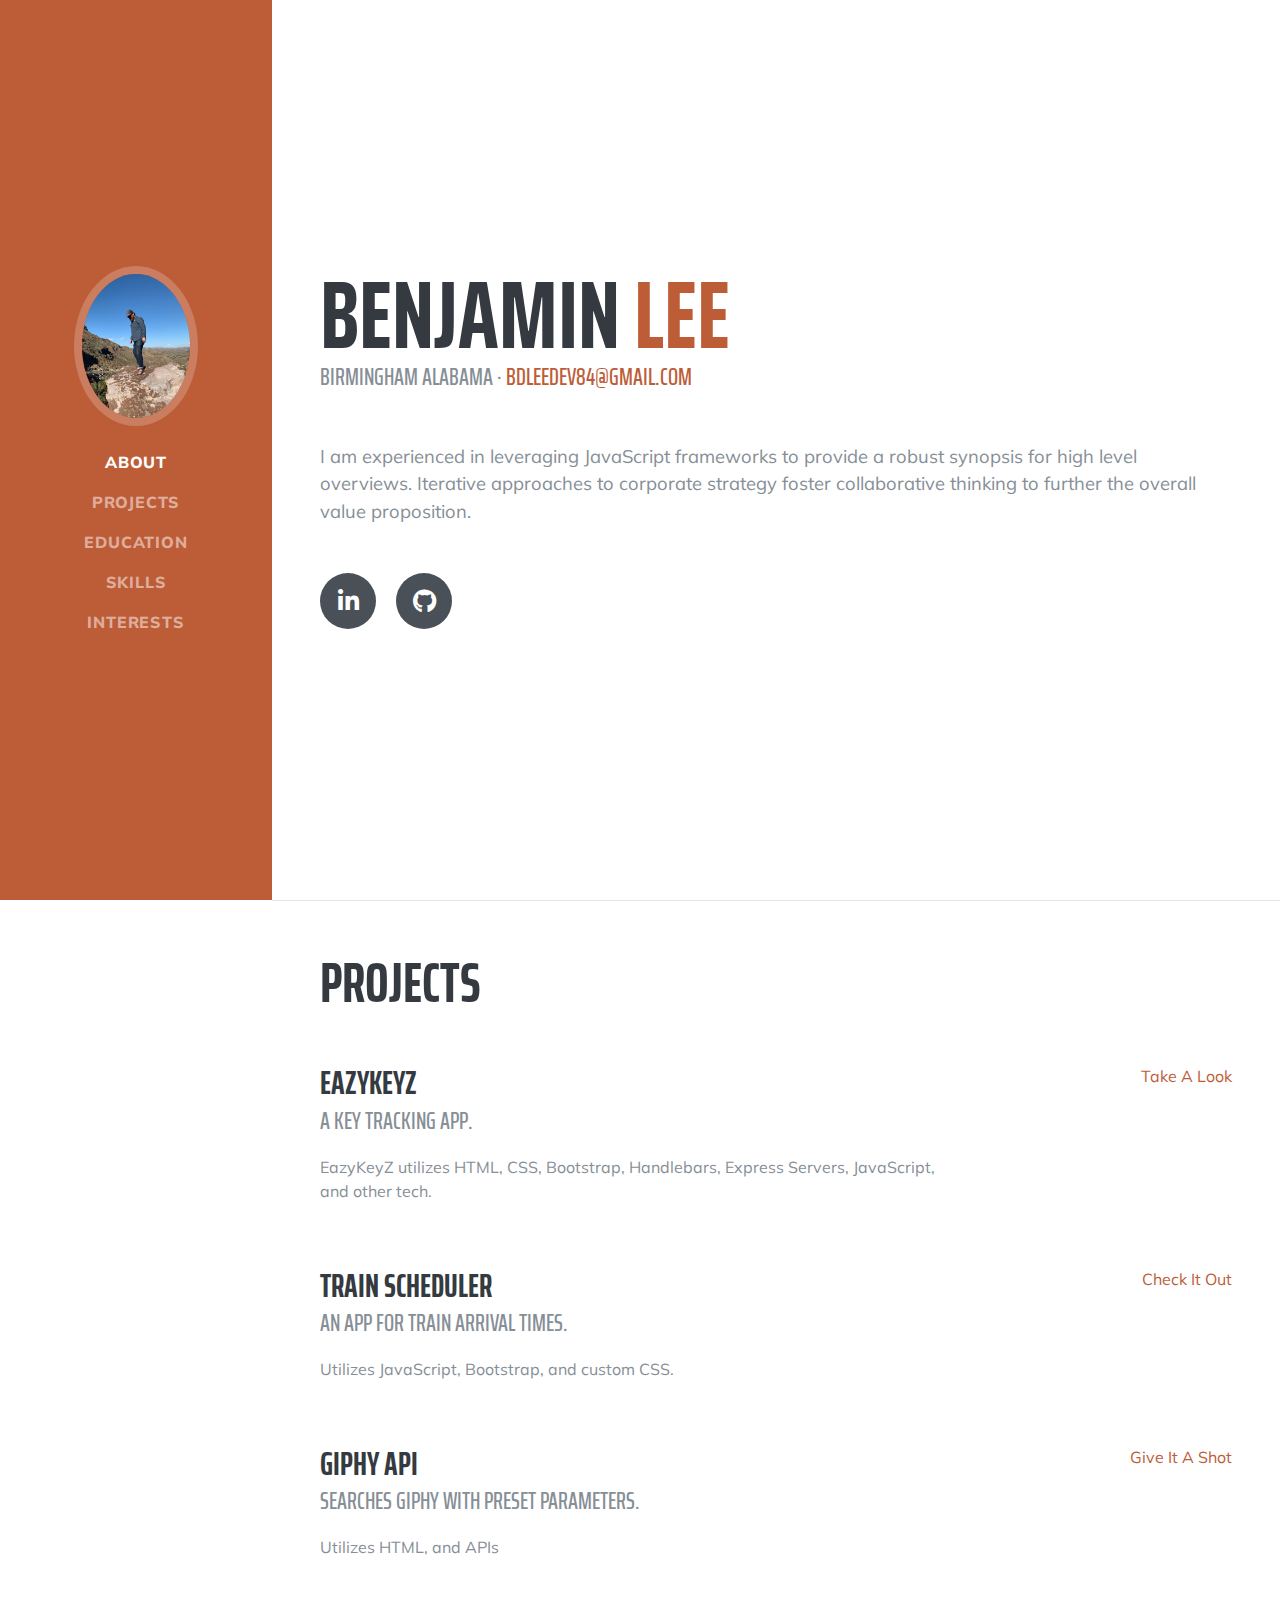
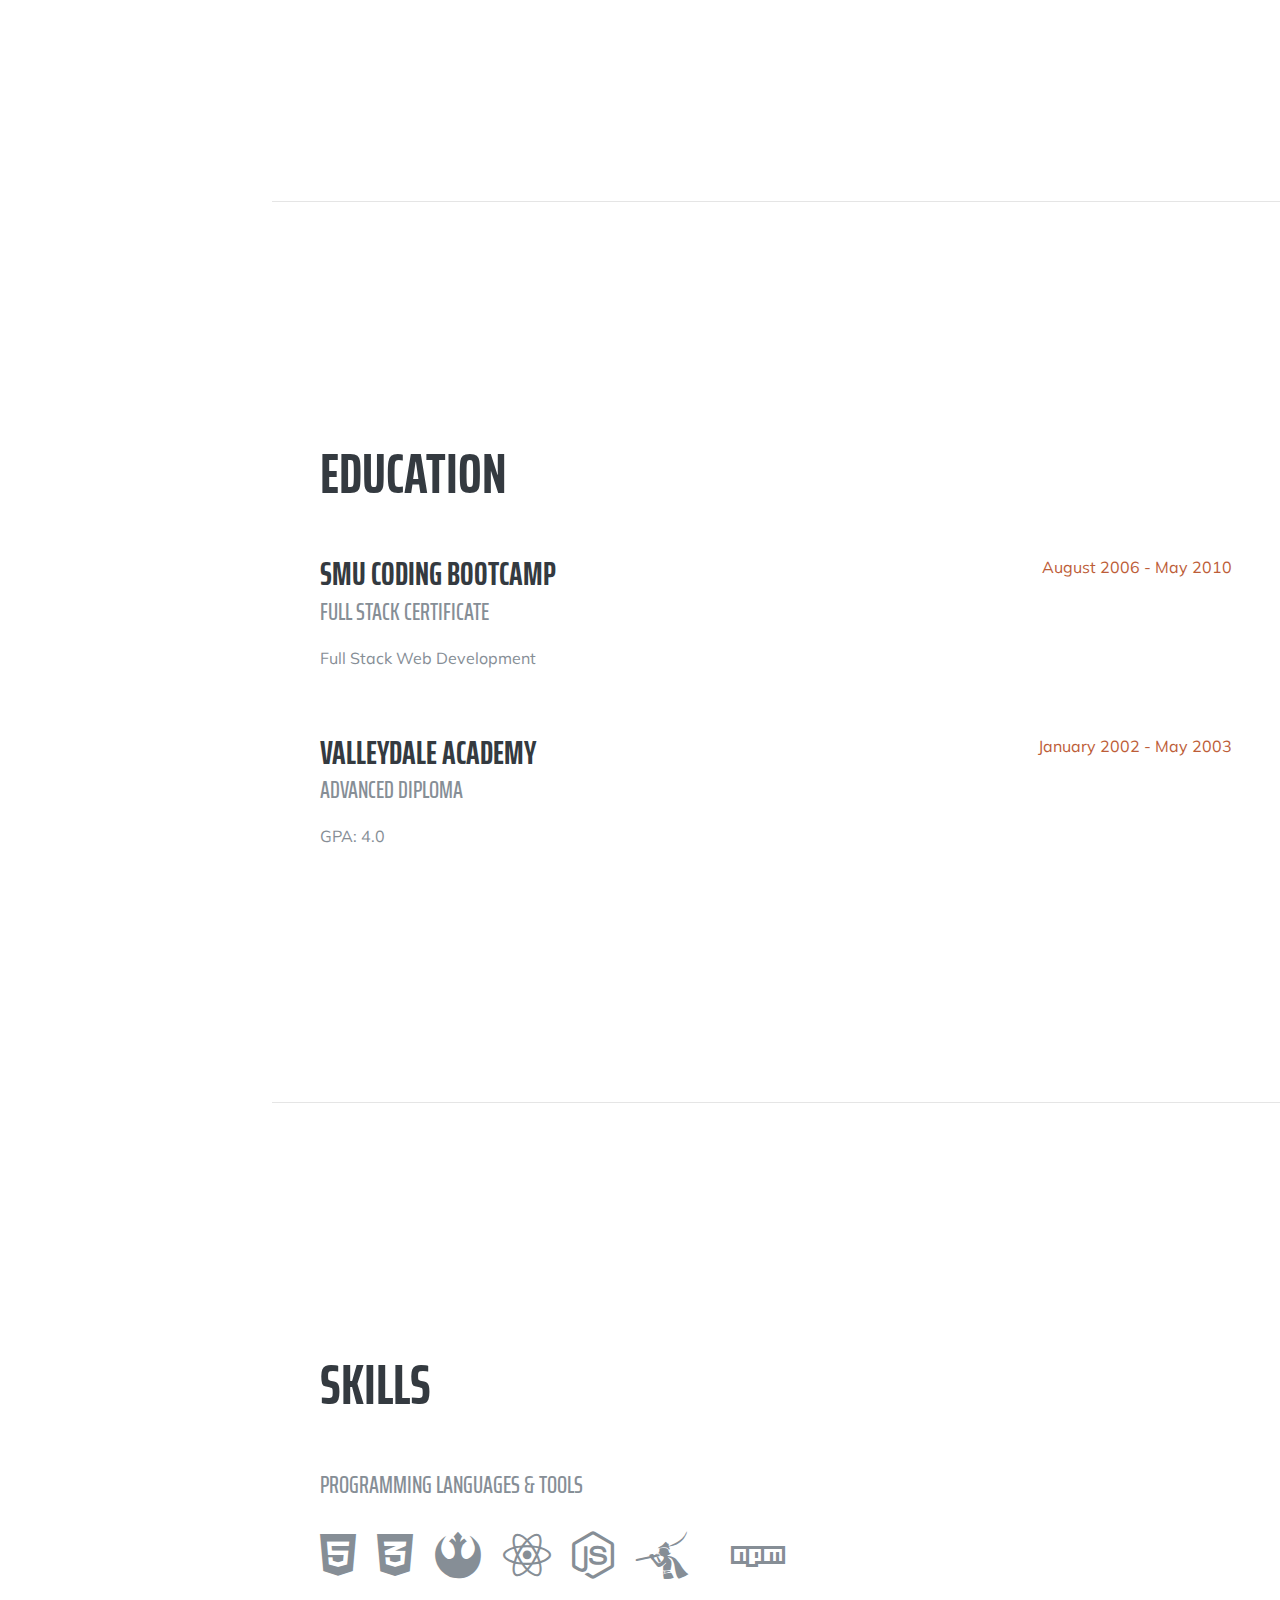
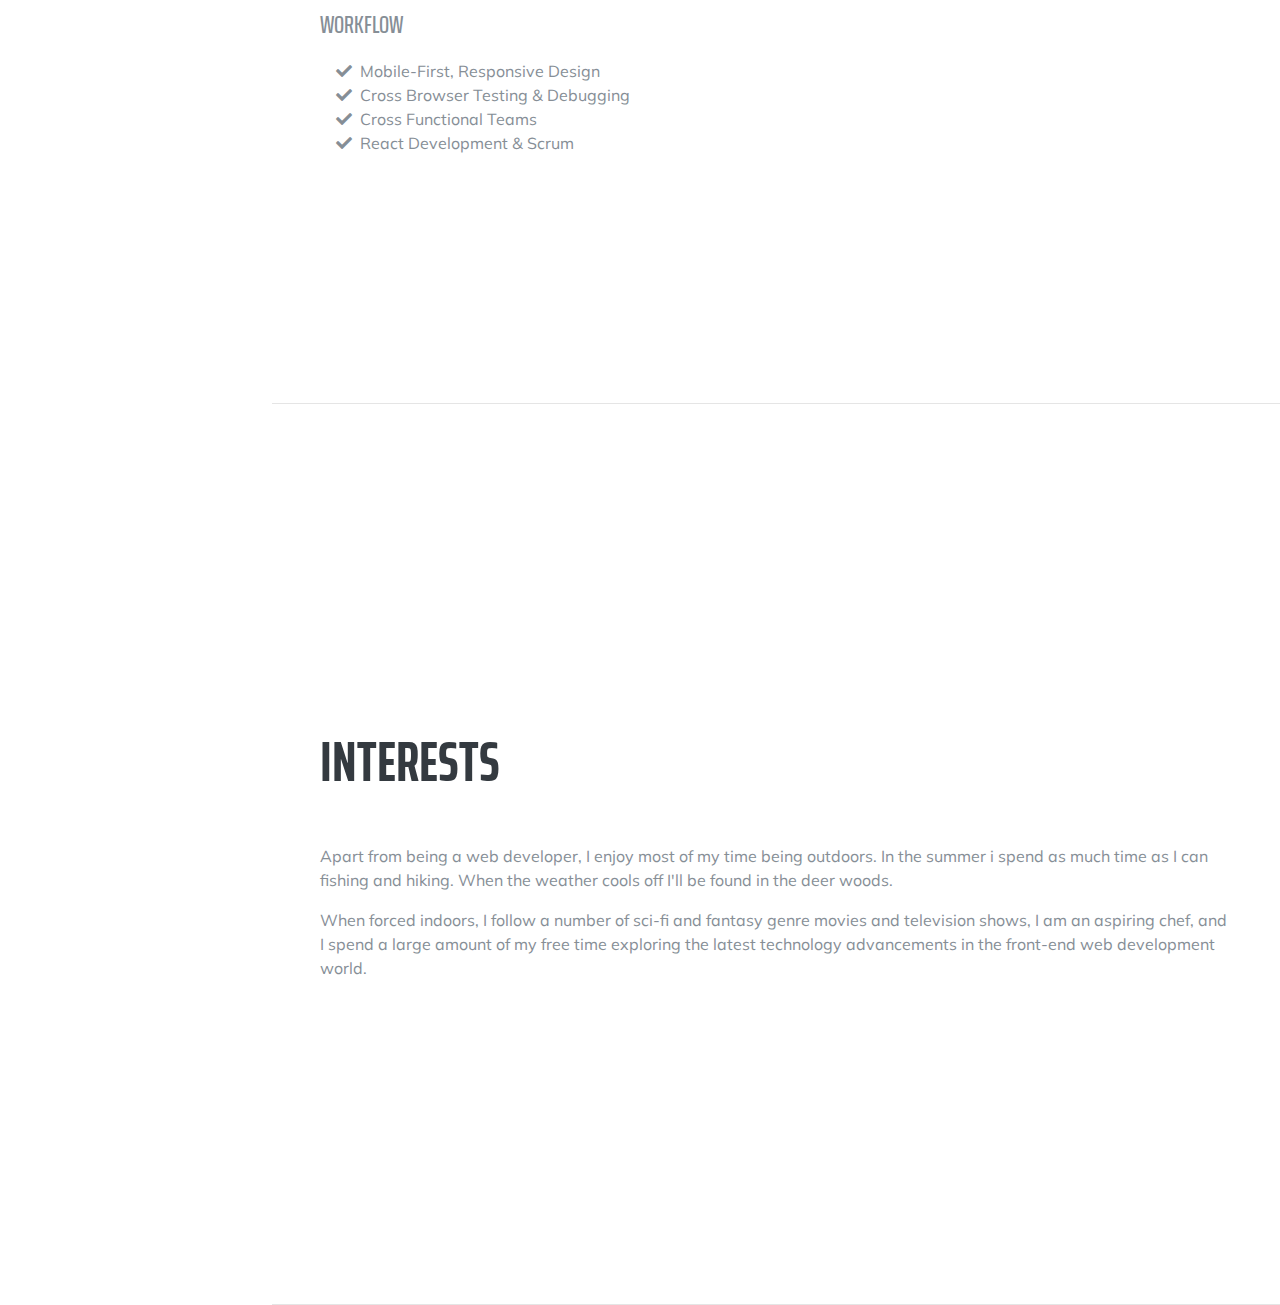
<file: index.html>
<!DOCTYPE html>
<html lang="en">

<head>

  <meta charset="utf-8">
  <meta name="viewport" content="width=device-width, initial-scale=1, shrink-to-fit=no">
  <meta name="description" content="">
  <meta name="author" content="">

  <title>Benjamin Lee Portfolio</title>

  <!-- Bootstrap core CSS -->
  <link href="vendor/bootstrap/css/bootstrap.min.css" rel="stylesheet">

  <!-- Custom fonts for this template -->
  <link href="https://fonts.googleapis.com/css?family=Saira+Extra+Condensed:500,700" rel="stylesheet">
  <link href="https://fonts.googleapis.com/css?family=Muli:400,400i,800,800i" rel="stylesheet">
  <link href="vendor/fontawesome-free/css/all.min.css" rel="stylesheet">

  <!-- Custom styles for this template -->
  <link href="css/resume.min.css" rel="stylesheet">

</head>

<body id="page-top">

  <nav class="navbar navbar-expand-lg navbar-dark bg-primary fixed-top" id="sideNav">
    <a class="navbar-brand js-scroll-trigger" href="#page-top">
      <span class="d-block d-lg-none">Benjamin Lee</span>
      <span class="d-none d-lg-block">
        <img class="img-fluid img-profile rounded-circle mx-auto mb-2" src="img/benontherock.jpg" alt="">
      </span>
    </a>
    <button class="navbar-toggler" type="button" data-toggle="collapse" data-target="#navbarSupportedContent" aria-controls="navbarSupportedContent" aria-expanded="false" aria-label="Toggle navigation">
      <span class="navbar-toggler-icon"></span>
    </button>
    <div class="collapse navbar-collapse" id="navbarSupportedContent">
      <ul class="navbar-nav">
        <li class="nav-item">
          <a class="nav-link js-scroll-trigger" href="#about">About</a>
        </li>
        <li class="nav-item">
          <a class="nav-link js-scroll-trigger" href="#experience">Projects</a>
        </li>
        <li class="nav-item">
          <a class="nav-link js-scroll-trigger" href="#education">Education</a>
        </li>
        <li class="nav-item">
          <a class="nav-link js-scroll-trigger" href="#skills">Skills</a>
        </li>
        <li class="nav-item">
          <a class="nav-link js-scroll-trigger" href="#interests">Interests</a>
        </li>
      </ul>
    </div>
  </nav>

  <div class="container-fluid p-0">

    <section class="resume-section p-3 p-lg-5 d-flex align-items-center" id="about">
      <div class="w-100">
        <h1 class="mb-0">Benjamin
          <span class="text-primary">Lee</span>
        </h1>
        <div class="subheading mb-5">Birmingham Alabama ·
          <a href="mailto:bdleedev84@gmail.com">bdleedev84@gmail.com</a>
        </div>
        <p class="lead mb-5">I am experienced in leveraging JavaScript frameworks to provide a robust synopsis for high level overviews. Iterative approaches to corporate strategy foster collaborative thinking to further the overall value proposition.</p>
        <div class="social-icons">
          <a href="https://linkedin.com/in/benjamin-lee-6560b0197">
            <i class="fab fa-linkedin-in"></i>
          </a>
          <a href="https://github.com/bendoug76">
            <i class="fab fa-github"></i>
          </a>
        </div>
      </div>
    </section>

    <hr class="m-0">

    <section class="resume-section p-3 p-lg-5 d-flex justify-content-center" id="experience">
      <div class="w-100">
        <h2 class="mb-5">Projects</h2>

        <div class="resume-item d-flex flex-column flex-md-row justify-content-between mb-5">
          <div class="resume-content">
            <h3 class="mb-0">EazyKeyZ</h3>
            <div class="subheading mb-3">A key tracking app.</div>
            <p>  EazyKeyZ utilizes HTML, CSS, Bootstrap, Handlebars, Express Servers, JavaScript, and other tech.</p>
          </div>
          <div class="resume-date text-md-right">
              <a href="https://easykeyz.herokuapp.com/">
            <span class="text-primary">Take A Look</span>
              </a>
          </div>
        </div>

        <div class="resume-item d-flex flex-column flex-md-row justify-content-between mb-5">
          <div class="resume-content">
            <h3 class="mb-0">Train Scheduler</h3>
            <div class="subheading mb-3">An app for train arrival times.</div>
            <p>Utilizes JavaScript, Bootstrap, and custom CSS.</p>
          </div>
          <div class="resume-date text-md-right">
              <a href="https://bendoug76.github.io/train-schedule/">
            <span class="text-primary">Check It Out</span>
              </a>
          </div>
        </div>

        <div class="resume-item d-flex flex-column flex-md-row justify-content-between">
          <div class="resume-content">
            <h3 class="mb-0">Giphy API</h3>
            <div class="subheading mb-3">Searches Giphy with preset parameters.</div>
            <p>Utilizes HTML, and APIs</p>
          </div>
          <div class="resume-date text-md-right">
              <a href="https://bendoug76.github.io/giphy-api/">
            <span class="text-primary">Give It A Shot</span>
              </a>
          </div>
        </div>

      </div>

    </section>

    <hr class="m-0">

    <section class="resume-section p-3 p-lg-5 d-flex align-items-center" id="education">
      <div class="w-100">
        <h2 class="mb-5">Education</h2>

        <div class="resume-item d-flex flex-column flex-md-row justify-content-between mb-5">
          <div class="resume-content">
            <h3 class="mb-0">SMU Coding Bootcamp</h3>
            <div class="subheading mb-3">Full Stack Certificate</div>
            <div>Full Stack Web Development</div>
            <p></p>
          </div>
          <div class="resume-date text-md-right">
            <span class="text-primary">August 2006 - May 2010</span>
          </div>
        </div>

        <div class="resume-item d-flex flex-column flex-md-row justify-content-between">
          <div class="resume-content">
            <h3 class="mb-0">Valleydale Academy</h3>
            <div class="subheading mb-3">Advanced Diploma</div>
            <p>GPA: 4.0</p>
          </div>
          <div class="resume-date text-md-right">
            <span class="text-primary">January 2002 - May 2003</span>
          </div>
        </div>

      </div>
    </section>

    <hr class="m-0">

    <section class="resume-section p-3 p-lg-5 d-flex align-items-center" id="skills">
      <div class="w-100">
        <h2 class="mb-5">Skills</h2>

        <div class="subheading mb-3">Programming Languages &amp; Tools</div>
        <ul class="list-inline dev-icons">
          <li class="list-inline-item">
            <i class="fab fa-html5"></i>
          </li>
          <li class="list-inline-item">
            <i class="fab fa-css3-alt"></i>
          </li>
          <li class="list-inline-item">
            <i class="fab fa-rebel"></i>
          </li>
          <li class="list-inline-item">
            <i class="fab fa-react"></i>
          </li>
          <li class="list-inline-item">
            <i class="fab fa-node-js"></i>
          </li>
          <li class="list-inline-item">
            <i class="fab fa-pied-piper-alt"></i>
          </li>
          <li class="list-inline-item">
            <i class="fab fa-javascript"></i>
          </li>
          <li class="list-inline-item">
            <i class="fab fa-npm"></i>
          </li>
        </ul>

        <div class="subheading mb-3">Workflow</div>
        <ul class="fa-ul mb-0">
          <li>
            <i class="fa-li fa fa-check"></i>
            Mobile-First, Responsive Design</li>
          <li>
            <i class="fa-li fa fa-check"></i>
            Cross Browser Testing &amp; Debugging</li>
          <li>
            <i class="fa-li fa fa-check"></i>
            Cross Functional Teams</li>
          <li>
            <i class="fa-li fa fa-check"></i>
            React Development &amp; Scrum</li>
        </ul>
      </div>
    </section>

    <hr class="m-0">

    <section class="resume-section p-3 p-lg-5 d-flex align-items-center" id="interests">
      <div class="w-100">
        <h2 class="mb-5">Interests</h2>
        <p>Apart from being a web developer, I enjoy most of my time being outdoors. In the summer i spend as much time as I can fishing and hiking. When the weather cools off I'll be found in the deer woods. </p>
        <p class="mb-0">When forced indoors, I follow a number of sci-fi and fantasy genre movies and television shows, I am an aspiring chef, and I spend a large amount of my free time exploring the latest technology advancements in the front-end web development world.</p>
      </div>
    </section>

    <hr class="m-0">

  </div>

  <!-- Bootstrap core JavaScript -->
  <script src="vendor/jquery/jquery.min.js"></script>
  <script src="vendor/bootstrap/js/bootstrap.bundle.min.js"></script>

  <!-- Plugin JavaScript -->
  <script src="vendor/jquery-easing/jquery.easing.min.js"></script>

  <!-- Custom scripts for this template -->
  <script src="js/resume.min.js"></script>

</body>

</html>
</file>
<file: css/resume.min.css>
/*!
 * Start Bootstrap - Resume v5.0.8 (https://startbootstrap.com/template-overviews/resume)
 * Copyright 2013-2019 Start Bootstrap
 * Licensed under MIT (https://github.com/BlackrockDigital/startbootstrap-resume/blob/master/LICENSE)
 */body{font-family:Muli,-apple-system,BlinkMacSystemFont,'Segoe UI',Roboto,'Helvetica Neue',Arial,sans-serif,'Apple Color Emoji','Segoe UI Emoji','Segoe UI Symbol','Noto Color Emoji';padding-top:54px;color:#868e96}@media (min-width:992px){body{padding-top:0;padding-left:17rem}}h1,h2,h3,h4,h5,h6{font-family:'Saira Extra Condensed',-apple-system,BlinkMacSystemFont,'Segoe UI',Roboto,'Helvetica Neue',Arial,sans-serif,'Apple Color Emoji','Segoe UI Emoji','Segoe UI Symbol','Noto Color Emoji';font-weight:700;text-transform:uppercase;color:#343a40}h1{font-size:6rem;line-height:5.5rem}h2{font-size:3.5rem}h3{font-size:2rem}p.lead{font-size:1.15rem;font-weight:400}.subheading{text-transform:uppercase;font-weight:500;font-family:'Saira Extra Condensed',-apple-system,BlinkMacSystemFont,'Segoe UI',Roboto,'Helvetica Neue',Arial,sans-serif,'Apple Color Emoji','Segoe UI Emoji','Segoe UI Symbol','Noto Color Emoji';font-size:1.5rem}.social-icons a{display:inline-block;height:3.5rem;width:3.5rem;background-color:#495057;color:#fff!important;border-radius:100%;text-align:center;font-size:1.5rem;line-height:3.5rem;margin-right:1rem}.social-icons a:last-child{margin-right:0}.social-icons a:hover{background-color:#bd5d38}.dev-icons{font-size:3rem}.dev-icons .list-inline-item i:hover{color:#bd5d38}#sideNav .navbar-nav .nav-item .nav-link{font-weight:800;letter-spacing:.05rem;text-transform:uppercase}#sideNav .navbar-toggler:focus{outline-color:#d48a6e}@media (min-width:992px){#sideNav{text-align:center;position:fixed;top:0;left:0;display:flex;flex-direction:column;width:17rem;height:100vh}#sideNav .navbar-brand{display:flex;margin:auto auto 0;padding:.5rem}#sideNav .navbar-brand .img-profile{max-width:10rem;max-height:10rem;border:.5rem solid rgba(255,255,255,.2)}#sideNav .navbar-collapse{display:flex;align-items:flex-start;flex-grow:0;width:100%;margin-bottom:auto}#sideNav .navbar-collapse .navbar-nav{flex-direction:column;width:100%}#sideNav .navbar-collapse .navbar-nav .nav-item{display:block}#sideNav .navbar-collapse .navbar-nav .nav-item .nav-link{display:block}}section.resume-section{padding-top:5rem!important;padding-bottom:5rem!important;max-width:75rem}section.resume-section .resume-item .resume-date{min-width:none}@media (min-width:768px){section.resume-section{min-height:100vh}section.resume-section .resume-item .resume-date{min-width:18rem}}@media (min-width:992px){section.resume-section{padding-top:3rem!important;padding-bottom:3rem!important}}.bg-primary{background-color:#bd5d38!important}.text-primary{color:#bd5d38!important}a{color:#bd5d38}a:active,a:focus,a:hover{color:#824027}
</file>
